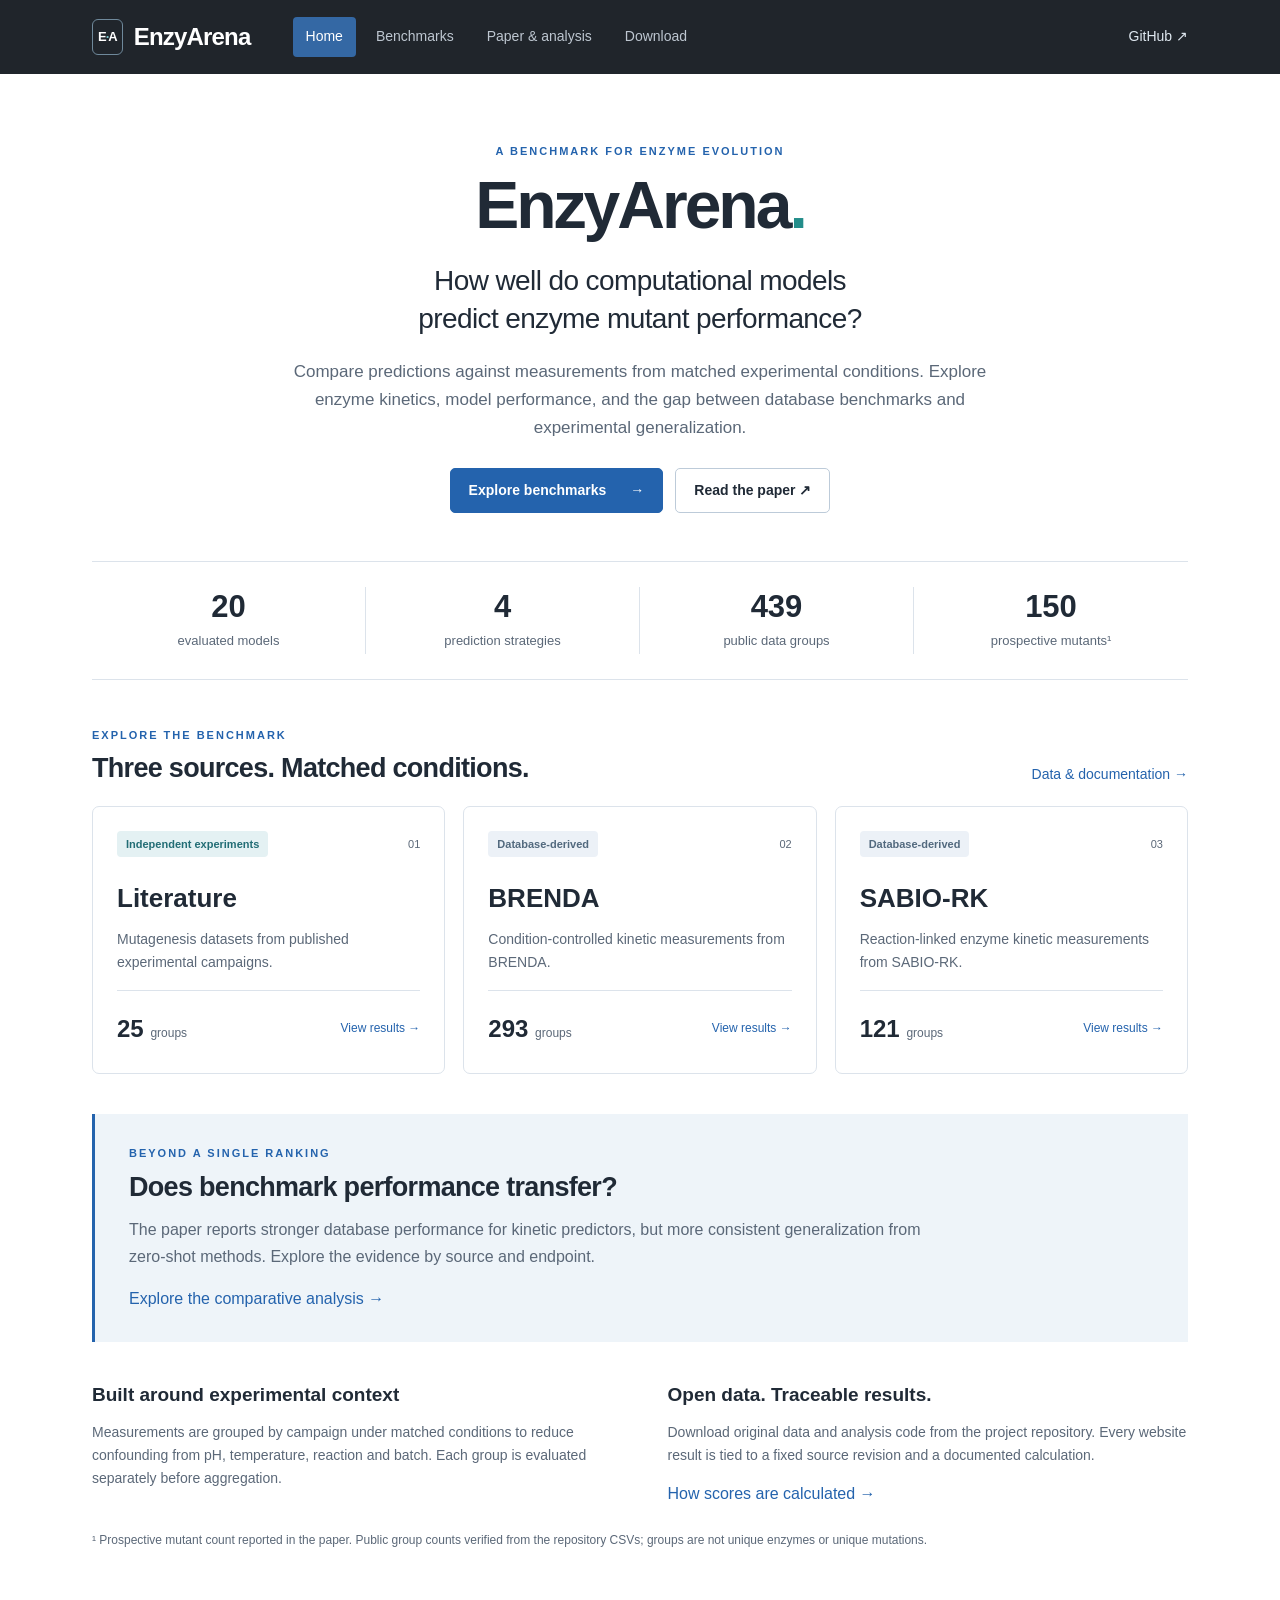
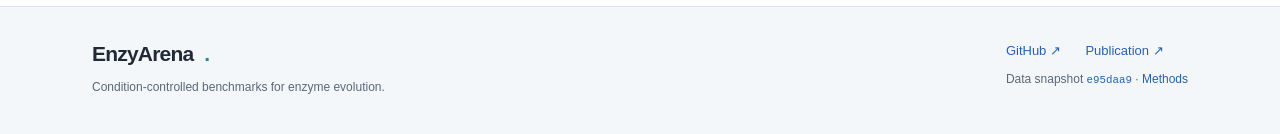
<file: index.html>
<!doctype html>
<html lang="en"><head><meta charset="utf-8"><meta name="viewport" content="width=device-width,initial-scale=1"><meta name="description" content="EnzyArena: condition-controlled datasets and model comparisons for enzyme evolution."><meta name="theme-color" content="#20252b"><title>EnzyArena · Enzyme evolution benchmarks</title><link rel="stylesheet" href="styles.css"><script src="app.js" defer></script></head>
<body><a class="skip" href="#main">Skip to content</a>
<header><nav class="nav wrap" aria-label="Main navigation"><a href="index.html" class="brand"><span class="brandmark" aria-hidden="true">E<span>·</span>A</span>EnzyArena</a><div class="navlinks"><a href="index.html" data-page="home">Home</a><a href="benchmarks.html" data-page="benchmarks">Benchmarks</a><a href="analysis.html" data-page="analysis">Paper & analysis</a><a href="download.html" data-page="download">Download</a></div><a class="github" href="https://github.com/zishuozeng/EnzyArena">GitHub ↗</a></nav></header>
<main id="main" class="wrap">
<section data-view="home">
<div class="hero"><div class="eyebrow">A BENCHMARK FOR ENZYME EVOLUTION</div><h1>EnzyArena<span class="dot">.</span></h1><p class="lead">How well do computational models<br class="desktop"> predict enzyme mutant performance?</p><p class="intro">Compare predictions against measurements from matched experimental conditions. Explore enzyme kinetics, model performance, and the gap between database benchmarks and experimental generalization.</p><div class="actions"><a class="button primary" href="benchmarks.html">Explore benchmarks <span>→</span></a><a class="button" href="https://doi.org/10.1021/acs.jcim.6c01200">Read the paper ↗</a></div></div>
<div class="stats"><div><strong>20</strong><span>evaluated models</span></div><div><strong>4</strong><span>prediction strategies</span></div><div><strong>439</strong><span>public data groups</span></div><div><strong>150</strong><span>prospective mutants¹</span></div></div>
<div class="sectionhead"><div><div class="eyebrow">EXPLORE THE BENCHMARK</div><h2>Three sources. Matched conditions.</h2></div><a href="download.html">Data & documentation →</a></div>
<div class="sourcegrid"><a class="sourcecard" href="benchmarks.html?source=Literature"><div class="cardtop"><span class="pill">Independent experiments</span><span>01</span></div><h3>Literature</h3><p>Mutagenesis datasets from published experimental campaigns.</p><div class="cardbottom"><strong>25 <small>groups</small></strong><span>View results →</span></div></a><a class="sourcecard" href="benchmarks.html?source=BRENDA"><div class="cardtop"><span class="pill pale">Database-derived</span><span>02</span></div><h3>BRENDA</h3><p>Condition-controlled kinetic measurements from BRENDA.</p><div class="cardbottom"><strong>293 <small>groups</small></strong><span>View results →</span></div></a><a class="sourcecard" href="benchmarks.html?source=SABIO-RK"><div class="cardtop"><span class="pill pale">Database-derived</span><span>03</span></div><h3>SABIO-RK</h3><p>Reaction-linked enzyme kinetic measurements from SABIO-RK.</p><div class="cardbottom"><strong>121 <small>groups</small></strong><span>View results →</span></div></a></div>
<div class="researchstrip"><div class="eyebrow">BEYOND A SINGLE RANKING</div><h2>Does benchmark performance transfer?</h2><p>The paper reports stronger database performance for kinetic predictors, but more consistent generalization from zero-shot methods. Explore the evidence by source and endpoint.</p><a href="analysis.html">Explore the comparative analysis →</a></div>
<div class="homebottom"><div><h3>Built around experimental context</h3><p>Measurements are grouped by campaign under matched conditions to reduce confounding from pH, temperature, reaction and batch. Each group is evaluated separately before aggregation.</p></div><div><h3>Open data. Traceable results.</h3><p>Download original data and analysis code from the project repository. Every website result is tied to a fixed source revision and a documented calculation.</p><a href="benchmarks.html#methodology">How scores are calculated →</a></div></div><p class="small">¹ Prospective mutant count reported in the paper. Public group counts verified from the repository CSVs; groups are not unique enzymes or unique mutations.</p>
</section>
<section data-view="benchmarks" hidden><div class="pagehead"><div class="eyebrow">BENCHMARK EXPLORER</div><h1>Model leaderboard</h1><p>Compare models within a source and experimental endpoint.</p></div><div class="notice">Repository-derived reanalysis · Scores below are recomputed from public predictions, not transcribed paper tables. Model coverage can differ.</div>
<div class="toolbar"><label>Data source<select id="source"><option>Literature</option><option>BRENDA</option><option>SABIO-RK</option></select></label><label>Experimental endpoint<select id="endpoint"><option value="kcat">kcat · Turnover number</option><option value="km">Km · Michaelis constant</option><option value="kcat/Km">kcat/Km · Catalytic efficiency</option><option value="Fitness">Normalized fitness</option><option value="DMS">DMS score</option></select></label><label>Prediction strategy<select id="family"><option value="all">All strategies</option><option>Zero-shot fitness</option><option>Kinetic parameters</option><option>Stability</option><option>Binding affinity</option></select></label><label>Rank by<select id="metric"><option value="pooled">Fisher-z pooled ρ</option><option value="median">Median Spearman ρ</option></select></label></div>
<div class="resultshead"><div><h2 id="result-title">Loading benchmark…</h2><p id="result-info" aria-live="polite"></p></div><button id="export" type="button">Export table ↓</button></div><div class="tablewrap"><table id="leaderboard"><caption class="sr-only">Model performance for selected source and endpoint</caption><thead><tr><th scope="col">Rank</th><th scope="col">Model</th><th scope="col">Strategy</th><th scope="col">Pooled ρ</th><th scope="col">Median ρ</th><th scope="col">Valid groups</th><th scope="col">Paired records*</th></tr></thead><tbody></tbody></table></div><p class="small">* Counts sum valid prediction–measurement pairs across groups; repeated variants may occur. More coverage does not necessarily mean better performance. No significance test is implied by rank.</p>
<details class="method" id="methodology" open><summary>Evaluation methodology & scope</summary><div class="methodbody"><p>Compute Spearman correlation within each CSV row using the aligned prediction vector and <code>Value</code>. Drop non-finite pairs; exclude groups with fewer than four pairs or constant vectors. Ties use average ranks.</p><p><strong>Aggregation:</strong> pooled ρ = tanh[Σ(n − 3) × atanh(ρ) / Σ(n − 3)]. Correlations are clipped to ±0.999999 before transformation, following the repository script. Median ρ gives equal weight to valid groups. These summaries do not account for dependence between campaigns.</p><p><strong>Direction:</strong> for non-kinetic models, reverse DDGun, VESPA, SMINA, Boltz-2 and DSDP for kcat, efficiency and fitness; reverse the other non-kinetic models for Km. This follows the published repository script. Positive ρ indicates agreement after this mapping.</p><p><strong>Kinetic models:</strong> use the first tuple element for kcat and the second for Km, as labelled by the CSV headers. DLKcat is shown for kcat only. Kinetic-model results are omitted for efficiency and fitness because this website does not infer an unverified output mapping. Therefore not every endpoint contains all 20 models.</p><p>The original script references intermediate <code>.joblib</code> files absent from this repository snapshot. This website calculates directly from CSVs and adds explicit finite-value filtering; exact equivalence to all paper figures is not claimed.</p><a href="https://github.com/zishuozeng/EnzyArena/blob/e95daa9c21b36880abe5ce711040aa73672bc7cf/Fisher-z-meta-analysis-figure.py">Inspect the original Fisher-z script ↗</a></div></details></section>
<section data-view="analysis" hidden><div class="pagehead"><div class="eyebrow">PAPER & COMPARATIVE ANALYSIS</div><h1>From benchmarks to experiments</h1><p>Separate database performance from generalization to mutagenesis campaigns.</p></div>
<article class="paper"><span class="pill">Journal of Chemical Information and Modeling · 2026</span><h2>Benchmarking and Experimental Validation of Machine Learning Strategies for Enzyme Engineering</h2><p>Zishuo Zeng · Jiao Jin · Rufang Xu · Yuzhen Wu · Xiaozhou Luo</p><a class="button primary" href="https://doi.org/10.1021/acs.jcim.6c01200">Read publication ↗</a><a class="button" href="#citation">Cite this work ↓</a></article>
<div class="sectionhead"><div><div class="eyebrow">REPORTED FINDINGS</div><h2>What the paper reports</h2></div><span class="small">Summary of the published abstract</span></div><div class="findings"><article><span class="number">01</span><h3>Database scores do not tell the whole story</h3><p>Kinetic-parameter predictors perform strongly on database subsets but lose their advantage on literature-derived mutagenesis data.</p></article><article><span class="number">02</span><h3>Zero-shot methods generalize more consistently</h3><p>Zero-shot predictors show more consistent, though modest, performance. Combining multiple models improves retrospective precision for beneficial mutants.</p></article><article><span class="number">03</span><h3>Prospective experiments test practical utility</h3><p>In a 150-mutant campaign, ESM-1v prioritization performed best; UniKP underperformed random selection. Exact experimental values are not reproduced here.</p></article></div>
<div class="sectionhead"><div><div class="eyebrow">EXPLORE THE PUBLIC PREDICTIONS</div><h2>Performance across data sources</h2></div><label>Endpoint<select id="compare-endpoint"><option value="kcat">kcat</option><option value="km">Km</option></select></label></div><p class="muted">Recomputed Fisher-z pooled Spearman correlations. Each source contains different campaigns; this is a descriptive comparison, not a controlled estimate of the generalization gap.</p><div class="legend"><span><i style="background:#2463ad"></i>Literature</span><span><i style="background:#38a3a0"></i>BRENDA</span><span><i style="background:#a5b7ca"></i>SABIO-RK</span></div><div id="comparison" class="comparison" aria-live="polite"></div><p class="small">Bars share a −1 to +1 scale. Values are not significance estimates. Hover a value for valid group counts; use the benchmark explorer for full coverage and methods.</p>
<div class="sectionhead"><div><div class="eyebrow">FOUR STRATEGIES</div><h2>Different signals, one experimental question</h2></div></div><div class="tablewrap"><table><thead><tr><th>Strategy</th><th>Models in the repository</th><th>Prediction signal</th></tr></thead><tbody><tr><td>Zero-shot fitness</td><td>GEMME, VESPA, ESM-1v, SaProt, ProSST</td><td>Sequence / structural compatibility</td></tr><tr><td>Kinetic parameters</td><td>UniKP, EITLEM-Kinetics, CataPro, CatPred, DLKcat</td><td>Enzyme kinetic parameters</td></tr><tr><td>Stability</td><td>RaSP, ThermoMPNN, FoldX, DDGun, Pythia</td><td>Protein stability effects</td></tr><tr><td>Binding affinity</td><td>PSICHIC, DynamicBind, SMINA, Boltz-2, DSDP</td><td>Protein–ligand interaction scores</td></tr></tbody></table></div>
<div id="citation" class="citation"><h2>Cite EnzyArena</h2><p>Zeng, Z.; Jin, J.; Xu, R.; Wu, Y.; Luo, X. Benchmarking and Experimental Validation of Machine Learning Strategies for Enzyme Engineering. <em>Journal of Chemical Information and Modeling</em> (2026). DOI: <a href="https://doi.org/10.1021/acs.jcim.6c01200">10.1021/acs.jcim.6c01200</a>.</p><button id="copy-citation" type="button">Copy BibTeX</button><span id="copy-status" role="status"></span></div></section>
<section data-view="download" hidden><div class="pagehead"><div class="eyebrow">DATA & REPRODUCIBILITY</div><h1>Download EnzyArena</h1><p>Original datasets and analysis scripts, maintained in the project’s GitHub repository.</p></div><div class="notice">Downloads below point to the fixed repository revision used for this website. Use GitHub for the latest files.</div><div id="downloads"></div><div class="sectionhead"><div><div class="eyebrow">BROWSE BEFORE DOWNLOADING</div><h2>Dataset catalog</h2></div><label>Search groups<input id="catalog-search" type="search" placeholder="Source, enzyme, reference…"></label></div><p id="catalog-count" role="status"></p><div class="tablewrap catalog"><table><thead><tr><th>Source</th><th>Group / enzyme</th><th>Endpoint</th><th>Records</th><th>Reference</th><th>CSV row</th></tr></thead><tbody id="catalog"></tbody></table></div><div class="homebottom"><div><h3>What is in each file?</h3><p>Each row represents a measurement group, with wild-type sequence, substrate information, mutant records, experimental values and model prediction vectors. Database files also include assay metadata. Inspect the original CSV headers for the complete schema.</p></div><div><h3>Code and provenance</h3><p>The repository includes an MIT license. Retain source attribution and consult the original databases’ terms for downstream data use.</p><a href="https://github.com/zishuozeng/EnzyArena">Open project repository ↗</a><p><a href="https://github.com/zishuozeng/EnzyArena/blob/e95daa9c21b36880abe5ce711040aa73672bc7cf/Fisher-z-meta-analysis-figure.py">Original analysis script ↗</a></p></div></div></section>
<div id="load-error" role="alert" hidden>Benchmark data could not be loaded. Please reload the page or access the <a href="https://github.com/zishuozeng/EnzyArena">original repository</a>.</div>
</main><footer><div class="wrap footerinner"><div><a class="brand" href="index.html">EnzyArena<span class="dot">.</span></a><p>Condition-controlled benchmarks for enzyme evolution.</p></div><div><a href="https://github.com/zishuozeng/EnzyArena">GitHub ↗</a> <a href="https://doi.org/10.1021/acs.jcim.6c01200">Publication ↗</a><p>Data snapshot <a href="https://github.com/zishuozeng/EnzyArena/tree/e95daa9c21b36880abe5ce711040aa73672bc7cf"><code>e95daa9</code></a> · <a href="benchmarks.html#methodology">Methods</a></p></div></div></footer></body></html>
</file>
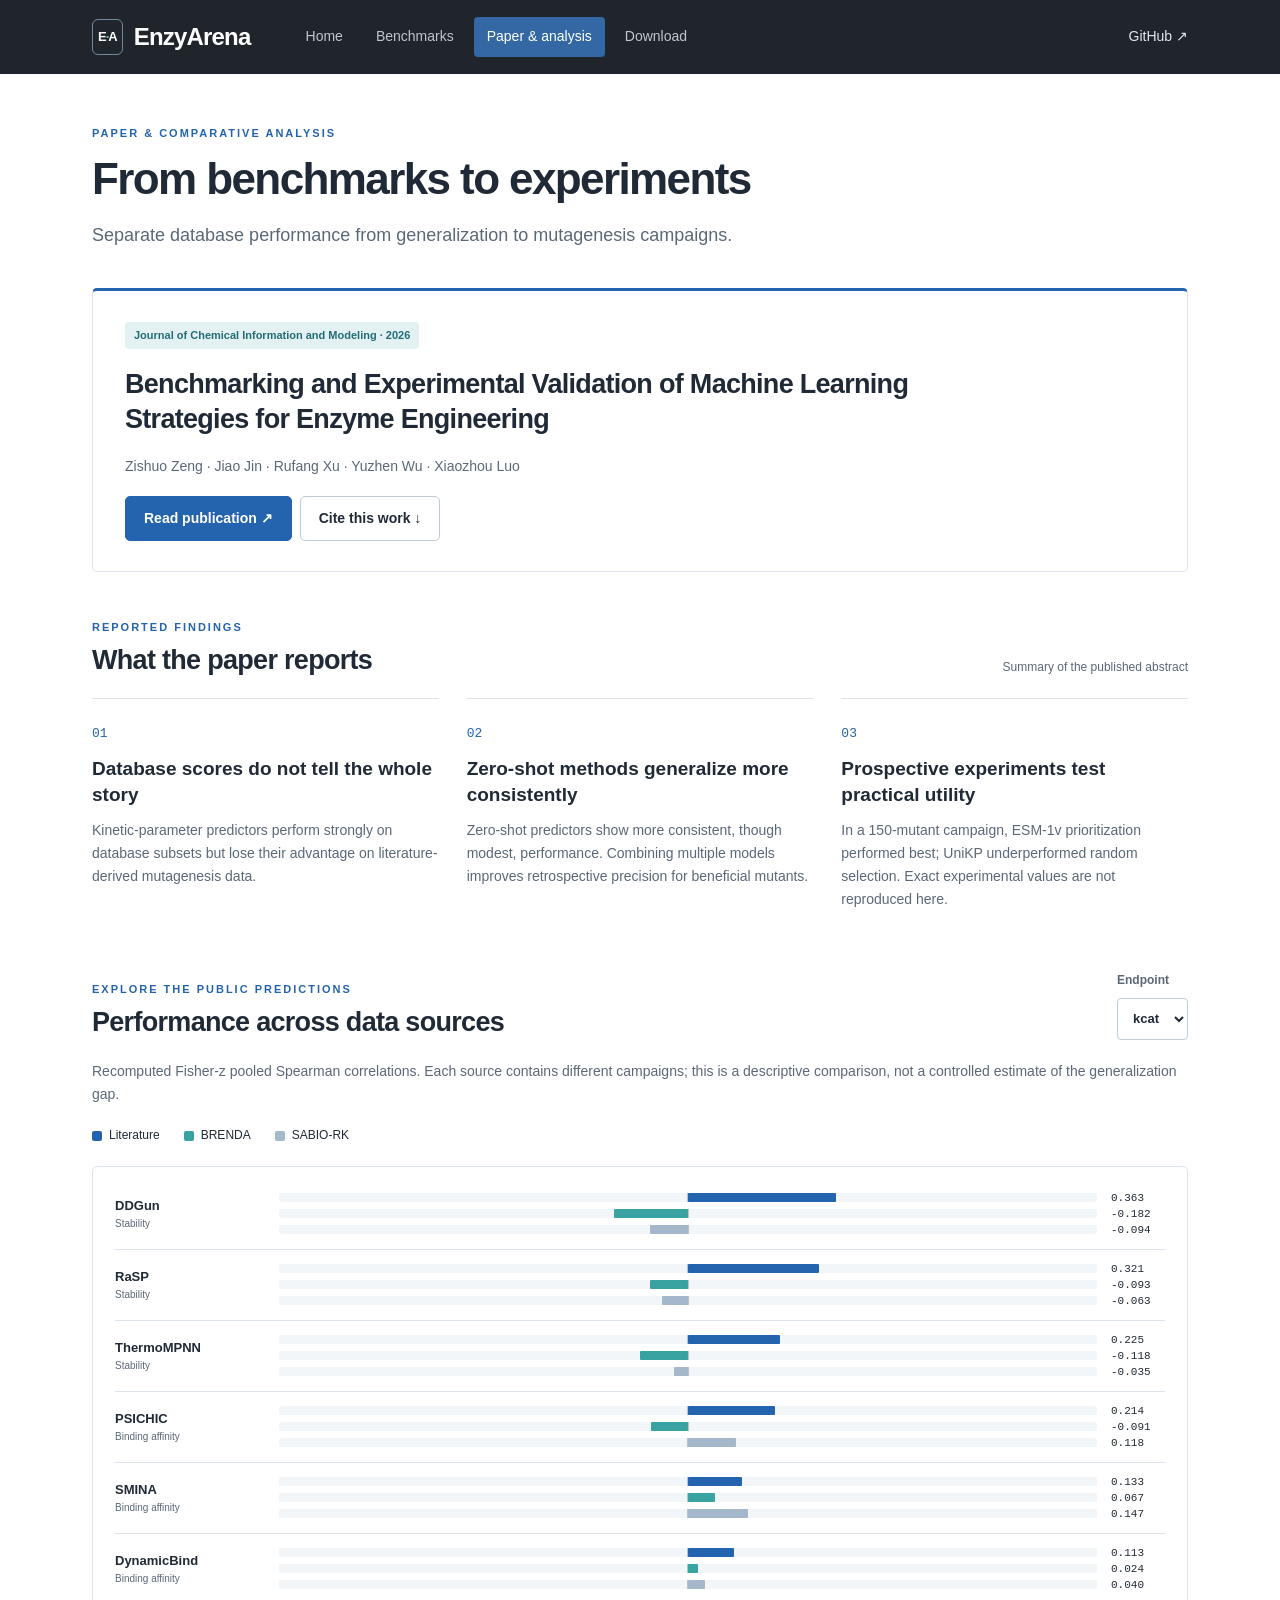
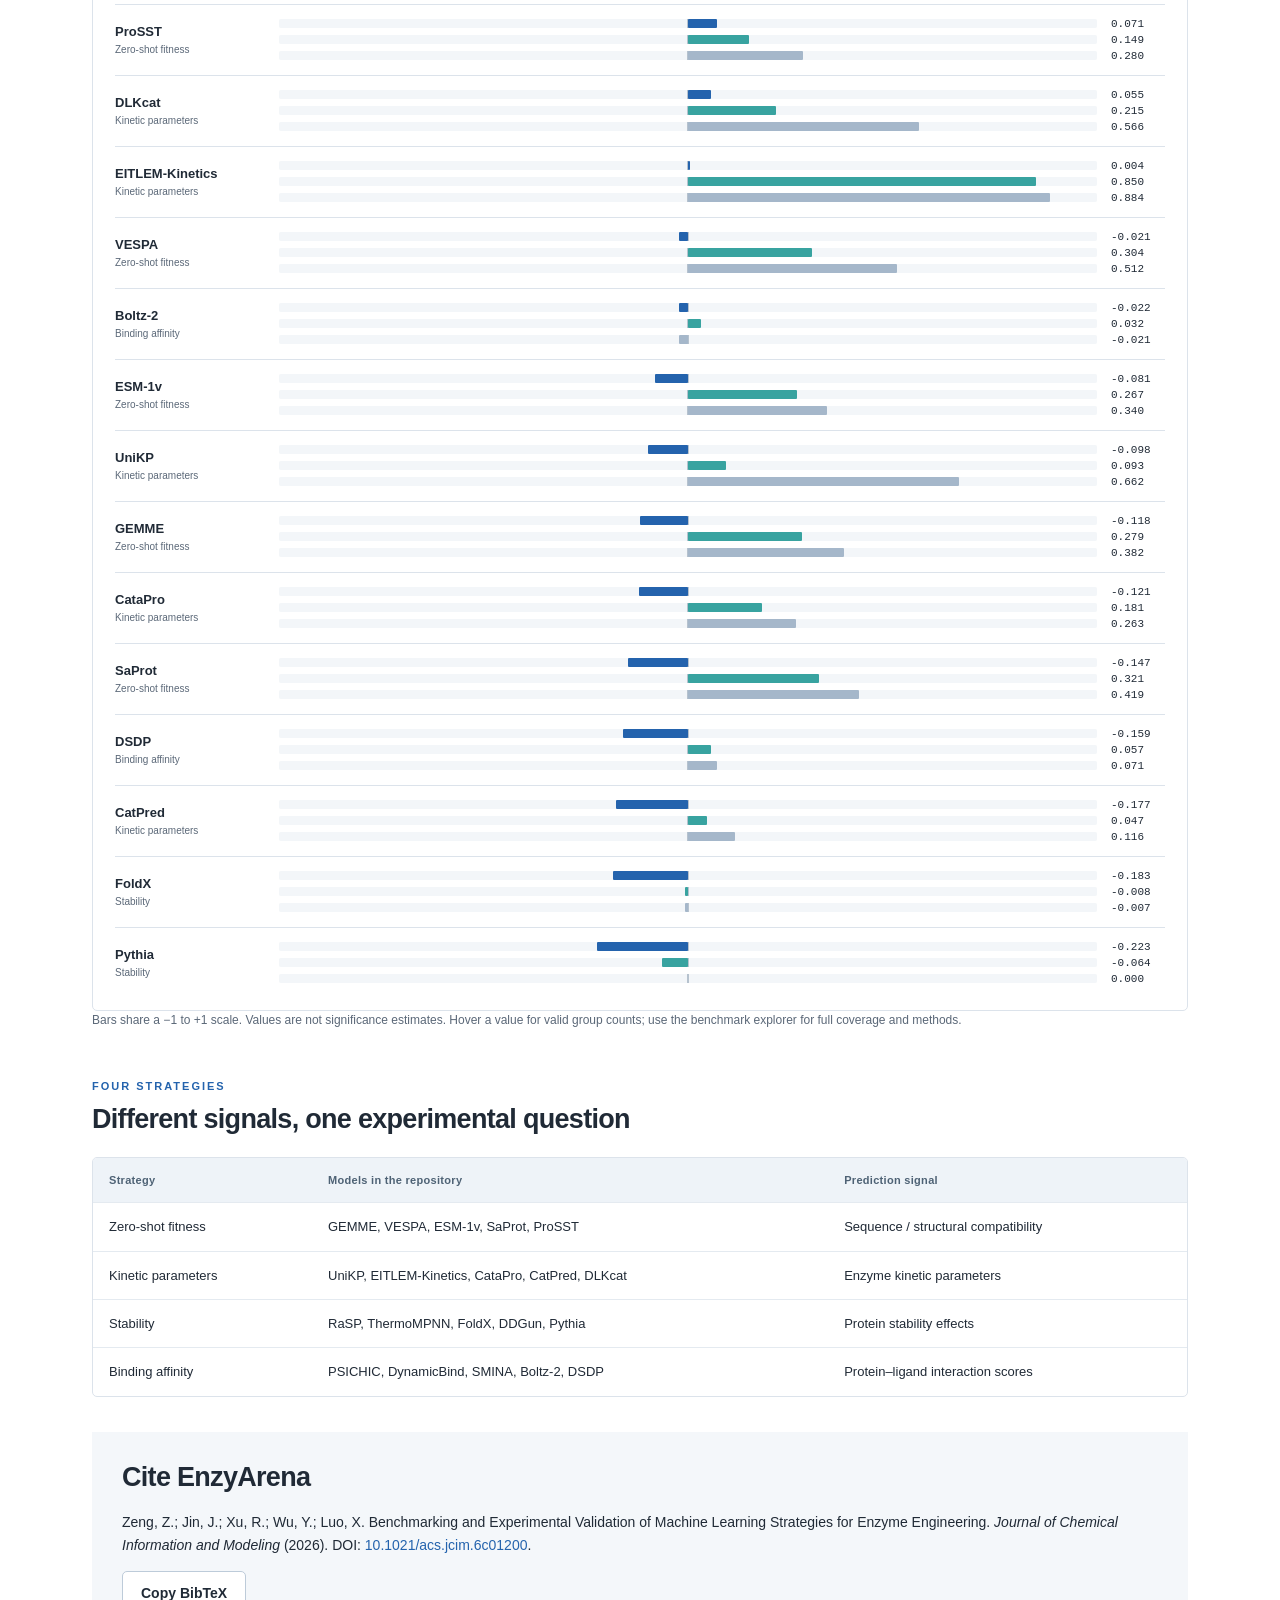
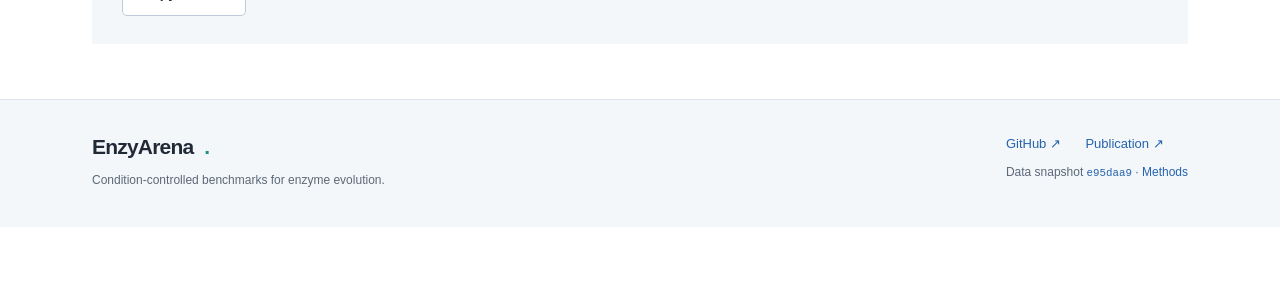
<file: analysis.html>
<!doctype html>
<html lang="en"><head><meta charset="utf-8"><meta name="viewport" content="width=device-width,initial-scale=1"><meta name="description" content="EnzyArena: condition-controlled datasets and model comparisons for enzyme evolution."><meta name="theme-color" content="#20252b"><title>EnzyArena · Enzyme evolution benchmarks</title><link rel="stylesheet" href="styles.css"><script src="app.js" defer></script></head>
<body><a class="skip" href="#main">Skip to content</a>
<header><nav class="nav wrap" aria-label="Main navigation"><a href="index.html" class="brand"><span class="brandmark" aria-hidden="true">E<span>·</span>A</span>EnzyArena</a><div class="navlinks"><a href="index.html" data-page="home">Home</a><a href="benchmarks.html" data-page="benchmarks">Benchmarks</a><a href="analysis.html" data-page="analysis">Paper & analysis</a><a href="download.html" data-page="download">Download</a></div><a class="github" href="https://github.com/zishuozeng/EnzyArena">GitHub ↗</a></nav></header>
<main id="main" class="wrap">
<section data-view="home">
<div class="hero"><div class="eyebrow">A BENCHMARK FOR ENZYME EVOLUTION</div><h1>EnzyArena<span class="dot">.</span></h1><p class="lead">How well do computational models<br class="desktop"> predict enzyme mutant performance?</p><p class="intro">Compare predictions against measurements from matched experimental conditions. Explore enzyme kinetics, model performance, and the gap between database benchmarks and experimental generalization.</p><div class="actions"><a class="button primary" href="benchmarks.html">Explore benchmarks <span>→</span></a><a class="button" href="https://doi.org/10.1021/acs.jcim.6c01200">Read the paper ↗</a></div></div>
<div class="stats"><div><strong>20</strong><span>evaluated models</span></div><div><strong>4</strong><span>prediction strategies</span></div><div><strong>439</strong><span>public data groups</span></div><div><strong>150</strong><span>prospective mutants¹</span></div></div>
<div class="sectionhead"><div><div class="eyebrow">EXPLORE THE BENCHMARK</div><h2>Three sources. Matched conditions.</h2></div><a href="download.html">Data & documentation →</a></div>
<div class="sourcegrid"><a class="sourcecard" href="benchmarks.html?source=Literature"><div class="cardtop"><span class="pill">Independent experiments</span><span>01</span></div><h3>Literature</h3><p>Mutagenesis datasets from published experimental campaigns.</p><div class="cardbottom"><strong>25 <small>groups</small></strong><span>View results →</span></div></a><a class="sourcecard" href="benchmarks.html?source=BRENDA"><div class="cardtop"><span class="pill pale">Database-derived</span><span>02</span></div><h3>BRENDA</h3><p>Condition-controlled kinetic measurements from BRENDA.</p><div class="cardbottom"><strong>293 <small>groups</small></strong><span>View results →</span></div></a><a class="sourcecard" href="benchmarks.html?source=SABIO-RK"><div class="cardtop"><span class="pill pale">Database-derived</span><span>03</span></div><h3>SABIO-RK</h3><p>Reaction-linked enzyme kinetic measurements from SABIO-RK.</p><div class="cardbottom"><strong>121 <small>groups</small></strong><span>View results →</span></div></a></div>
<div class="researchstrip"><div class="eyebrow">BEYOND A SINGLE RANKING</div><h2>Does benchmark performance transfer?</h2><p>The paper reports stronger database performance for kinetic predictors, but more consistent generalization from zero-shot methods. Explore the evidence by source and endpoint.</p><a href="analysis.html">Explore the comparative analysis →</a></div>
<div class="homebottom"><div><h3>Built around experimental context</h3><p>Measurements are grouped by campaign under matched conditions to reduce confounding from pH, temperature, reaction and batch. Each group is evaluated separately before aggregation.</p></div><div><h3>Open data. Traceable results.</h3><p>Download original data and analysis code from the project repository. Every website result is tied to a fixed source revision and a documented calculation.</p><a href="benchmarks.html#methodology">How scores are calculated →</a></div></div><p class="small">¹ Prospective mutant count reported in the paper. Public group counts verified from the repository CSVs; groups are not unique enzymes or unique mutations.</p>
</section>
<section data-view="benchmarks" hidden><div class="pagehead"><div class="eyebrow">BENCHMARK EXPLORER</div><h1>Model leaderboard</h1><p>Compare models within a source and experimental endpoint.</p></div><div class="notice">Repository-derived reanalysis · Scores below are recomputed from public predictions, not transcribed paper tables. Model coverage can differ.</div>
<div class="toolbar"><label>Data source<select id="source"><option>Literature</option><option>BRENDA</option><option>SABIO-RK</option></select></label><label>Experimental endpoint<select id="endpoint"><option value="kcat">kcat · Turnover number</option><option value="km">Km · Michaelis constant</option><option value="kcat/Km">kcat/Km · Catalytic efficiency</option><option value="Fitness">Normalized fitness</option><option value="DMS">DMS score</option></select></label><label>Prediction strategy<select id="family"><option value="all">All strategies</option><option>Zero-shot fitness</option><option>Kinetic parameters</option><option>Stability</option><option>Binding affinity</option></select></label><label>Rank by<select id="metric"><option value="pooled">Fisher-z pooled ρ</option><option value="median">Median Spearman ρ</option></select></label></div>
<div class="resultshead"><div><h2 id="result-title">Loading benchmark…</h2><p id="result-info" aria-live="polite"></p></div><button id="export" type="button">Export table ↓</button></div><div class="tablewrap"><table id="leaderboard"><caption class="sr-only">Model performance for selected source and endpoint</caption><thead><tr><th scope="col">Rank</th><th scope="col">Model</th><th scope="col">Strategy</th><th scope="col">Pooled ρ</th><th scope="col">Median ρ</th><th scope="col">Valid groups</th><th scope="col">Paired records*</th></tr></thead><tbody></tbody></table></div><p class="small">* Counts sum valid prediction–measurement pairs across groups; repeated variants may occur. More coverage does not necessarily mean better performance. No significance test is implied by rank.</p>
<details class="method" id="methodology" open><summary>Evaluation methodology & scope</summary><div class="methodbody"><p>Compute Spearman correlation within each CSV row using the aligned prediction vector and <code>Value</code>. Drop non-finite pairs; exclude groups with fewer than four pairs or constant vectors. Ties use average ranks.</p><p><strong>Aggregation:</strong> pooled ρ = tanh[Σ(n − 3) × atanh(ρ) / Σ(n − 3)]. Correlations are clipped to ±0.999999 before transformation, following the repository script. Median ρ gives equal weight to valid groups. These summaries do not account for dependence between campaigns.</p><p><strong>Direction:</strong> for non-kinetic models, reverse DDGun, VESPA, SMINA, Boltz-2 and DSDP for kcat, efficiency and fitness; reverse the other non-kinetic models for Km. This follows the published repository script. Positive ρ indicates agreement after this mapping.</p><p><strong>Kinetic models:</strong> use the first tuple element for kcat and the second for Km, as labelled by the CSV headers. DLKcat is shown for kcat only. Kinetic-model results are omitted for efficiency and fitness because this website does not infer an unverified output mapping. Therefore not every endpoint contains all 20 models.</p><p>The original script references intermediate <code>.joblib</code> files absent from this repository snapshot. This website calculates directly from CSVs and adds explicit finite-value filtering; exact equivalence to all paper figures is not claimed.</p><a href="https://github.com/zishuozeng/EnzyArena/blob/e95daa9c21b36880abe5ce711040aa73672bc7cf/Fisher-z-meta-analysis-figure.py">Inspect the original Fisher-z script ↗</a></div></details></section>
<section data-view="analysis" hidden><div class="pagehead"><div class="eyebrow">PAPER & COMPARATIVE ANALYSIS</div><h1>From benchmarks to experiments</h1><p>Separate database performance from generalization to mutagenesis campaigns.</p></div>
<article class="paper"><span class="pill">Journal of Chemical Information and Modeling · 2026</span><h2>Benchmarking and Experimental Validation of Machine Learning Strategies for Enzyme Engineering</h2><p>Zishuo Zeng · Jiao Jin · Rufang Xu · Yuzhen Wu · Xiaozhou Luo</p><a class="button primary" href="https://doi.org/10.1021/acs.jcim.6c01200">Read publication ↗</a><a class="button" href="#citation">Cite this work ↓</a></article>
<div class="sectionhead"><div><div class="eyebrow">REPORTED FINDINGS</div><h2>What the paper reports</h2></div><span class="small">Summary of the published abstract</span></div><div class="findings"><article><span class="number">01</span><h3>Database scores do not tell the whole story</h3><p>Kinetic-parameter predictors perform strongly on database subsets but lose their advantage on literature-derived mutagenesis data.</p></article><article><span class="number">02</span><h3>Zero-shot methods generalize more consistently</h3><p>Zero-shot predictors show more consistent, though modest, performance. Combining multiple models improves retrospective precision for beneficial mutants.</p></article><article><span class="number">03</span><h3>Prospective experiments test practical utility</h3><p>In a 150-mutant campaign, ESM-1v prioritization performed best; UniKP underperformed random selection. Exact experimental values are not reproduced here.</p></article></div>
<div class="sectionhead"><div><div class="eyebrow">EXPLORE THE PUBLIC PREDICTIONS</div><h2>Performance across data sources</h2></div><label>Endpoint<select id="compare-endpoint"><option value="kcat">kcat</option><option value="km">Km</option></select></label></div><p class="muted">Recomputed Fisher-z pooled Spearman correlations. Each source contains different campaigns; this is a descriptive comparison, not a controlled estimate of the generalization gap.</p><div class="legend"><span><i style="background:#2463ad"></i>Literature</span><span><i style="background:#38a3a0"></i>BRENDA</span><span><i style="background:#a5b7ca"></i>SABIO-RK</span></div><div id="comparison" class="comparison" aria-live="polite"></div><p class="small">Bars share a −1 to +1 scale. Values are not significance estimates. Hover a value for valid group counts; use the benchmark explorer for full coverage and methods.</p>
<div class="sectionhead"><div><div class="eyebrow">FOUR STRATEGIES</div><h2>Different signals, one experimental question</h2></div></div><div class="tablewrap"><table><thead><tr><th>Strategy</th><th>Models in the repository</th><th>Prediction signal</th></tr></thead><tbody><tr><td>Zero-shot fitness</td><td>GEMME, VESPA, ESM-1v, SaProt, ProSST</td><td>Sequence / structural compatibility</td></tr><tr><td>Kinetic parameters</td><td>UniKP, EITLEM-Kinetics, CataPro, CatPred, DLKcat</td><td>Enzyme kinetic parameters</td></tr><tr><td>Stability</td><td>RaSP, ThermoMPNN, FoldX, DDGun, Pythia</td><td>Protein stability effects</td></tr><tr><td>Binding affinity</td><td>PSICHIC, DynamicBind, SMINA, Boltz-2, DSDP</td><td>Protein–ligand interaction scores</td></tr></tbody></table></div>
<div id="citation" class="citation"><h2>Cite EnzyArena</h2><p>Zeng, Z.; Jin, J.; Xu, R.; Wu, Y.; Luo, X. Benchmarking and Experimental Validation of Machine Learning Strategies for Enzyme Engineering. <em>Journal of Chemical Information and Modeling</em> (2026). DOI: <a href="https://doi.org/10.1021/acs.jcim.6c01200">10.1021/acs.jcim.6c01200</a>.</p><button id="copy-citation" type="button">Copy BibTeX</button><span id="copy-status" role="status"></span></div></section>
<section data-view="download" hidden><div class="pagehead"><div class="eyebrow">DATA & REPRODUCIBILITY</div><h1>Download EnzyArena</h1><p>Original datasets and analysis scripts, maintained in the project’s GitHub repository.</p></div><div class="notice">Downloads below point to the fixed repository revision used for this website. Use GitHub for the latest files.</div><div id="downloads"></div><div class="sectionhead"><div><div class="eyebrow">BROWSE BEFORE DOWNLOADING</div><h2>Dataset catalog</h2></div><label>Search groups<input id="catalog-search" type="search" placeholder="Source, enzyme, reference…"></label></div><p id="catalog-count" role="status"></p><div class="tablewrap catalog"><table><thead><tr><th>Source</th><th>Group / enzyme</th><th>Endpoint</th><th>Records</th><th>Reference</th><th>CSV row</th></tr></thead><tbody id="catalog"></tbody></table></div><div class="homebottom"><div><h3>What is in each file?</h3><p>Each row represents a measurement group, with wild-type sequence, substrate information, mutant records, experimental values and model prediction vectors. Database files also include assay metadata. Inspect the original CSV headers for the complete schema.</p></div><div><h3>Code and provenance</h3><p>The repository includes an MIT license. Retain source attribution and consult the original databases’ terms for downstream data use.</p><a href="https://github.com/zishuozeng/EnzyArena">Open project repository ↗</a><p><a href="https://github.com/zishuozeng/EnzyArena/blob/e95daa9c21b36880abe5ce711040aa73672bc7cf/Fisher-z-meta-analysis-figure.py">Original analysis script ↗</a></p></div></div></section>
<div id="load-error" role="alert" hidden>Benchmark data could not be loaded. Please reload the page or access the <a href="https://github.com/zishuozeng/EnzyArena">original repository</a>.</div>
</main><footer><div class="wrap footerinner"><div><a class="brand" href="index.html">EnzyArena<span class="dot">.</span></a><p>Condition-controlled benchmarks for enzyme evolution.</p></div><div><a href="https://github.com/zishuozeng/EnzyArena">GitHub ↗</a> <a href="https://doi.org/10.1021/acs.jcim.6c01200">Publication ↗</a><p>Data snapshot <a href="https://github.com/zishuozeng/EnzyArena/tree/e95daa9c21b36880abe5ce711040aa73672bc7cf"><code>e95daa9</code></a> · <a href="benchmarks.html#methodology">Methods</a></p></div></div></footer></body></html>
</file>
<file: styles.css>
:root{--ink:#202a36;--muted:#5b6878;--blue:#2463ad;--line:#dce3eb;--light:#f4f7fa;--dark:#20252b;--teal:#238d8a}*{box-sizing:border-box}body{margin:0;color:var(--ink);background:white;font:16px/1.65 'Segoe UI',Helvetica,sans-serif}a{color:var(--blue);text-decoration:none}a:hover{text-decoration:underline}button,input,select{font:inherit}button,.button{cursor:pointer}button:focus-visible,a:focus-visible,select:focus-visible,input:focus-visible,summary:focus-visible{outline:3px solid #e6a548;outline-offset:4px}button,.button{display:inline-flex;align-items:center;justify-content:center;gap:24px;padding:10px 18px;border:1px solid #bdcbd9;background:white;color:var(--ink);border-radius:5px;font-weight:600;font-size:14px;text-decoration:none}.button:hover,button:hover{background:#eef4fa;text-decoration:none}.primary{background:var(--blue);border-color:var(--blue);color:white}.primary:hover{background:#1a4c87;color:white}.wrap{max-width:1160px;padding:0 32px;margin:auto}header{background:var(--dark);color:white}.nav{display:flex;align-items:center;min-height:74px;gap:42px}.brand{font-size:24px;font-weight:700;color:inherit;letter-spacing:-.8px;display:inline-flex;align-items:center;gap:11px;white-space:nowrap}.brand:hover{text-decoration:none}.brandmark{font-size:13px;letter-spacing:-1px;border:1px solid #6f899b;border-radius:6px;padding:6px 5px;color:white}.brandmark span{color:#77c7ce}.navlinks{display:flex;gap:7px}.navlinks a{padding:8px 13px;border-radius:4px;color:#bdc6d0;font-size:14px;white-space:nowrap}.navlinks a.active{color:white;background:#3468a4}.navlinks a:hover{background:#39424c;color:white;text-decoration:none}.github{margin-left:auto;color:#dfe8f0;font-size:14px;white-space:nowrap}.hero{max-width:820px;margin:auto;padding:68px 0 48px;text-align:center}.eyebrow{font-size:11px;letter-spacing:2px;font-weight:700;color:var(--blue)}h1,h2,h3,p{margin-top:0}h1{font-size:44px;line-height:1.15;letter-spacing:-1.6px;margin-bottom:16px}h2{font-size:27px;letter-spacing:-.7px;line-height:1.3;margin-bottom:16px}h3{font-size:19px;line-height:1.4;margin-bottom:12px}.hero h1{font-size:66px;letter-spacing:-3px;margin:8px 0 18px}.dot{color:var(--teal)}.lead{font-size:28px;line-height:1.35;letter-spacing:-.6px;margin-bottom:20px}.intro{max-width:720px;margin:0 auto 26px;color:var(--muted);font-size:17px}.actions{display:flex;justify-content:center;gap:12px}.stats{display:grid;grid-template-columns:repeat(4,1fr);border-top:1px solid var(--line);border-bottom:1px solid var(--line);padding:25px 0}.stats>div{text-align:center;border-right:1px solid var(--line)}.stats>div:last-child{border:0}.stats strong{display:block;font-size:31px;line-height:1.3}.stats span{color:var(--muted);font-size:13px}.sectionhead{display:flex;justify-content:space-between;align-items:end;gap:24px;margin:46px 0 20px}.sectionhead h2{margin:7px 0 0}.sectionhead>a{font-size:14px;white-space:nowrap}.sourcegrid{display:grid;grid-template-columns:repeat(3,1fr);gap:18px}.sourcecard{border:1px solid var(--line);border-radius:7px;padding:24px;color:var(--ink);transition:transform .15s,border-color .15s}.sourcecard:hover{border-color:var(--blue);transform:translateY(-3px);text-decoration:none}.cardtop{display:flex;justify-content:space-between;align-items:center;gap:8px;font-size:11px;color:var(--muted);margin-bottom:23px}.pill{display:inline-block;background:#e4f1f3;color:#226d75;border-radius:4px;padding:4px 9px;font-size:11px;font-weight:600}.pale{background:#ecf1f7;color:#52697e}.sourcecard h3{font-size:26px}.sourcecard p{font-size:14px;color:var(--muted);min-height:48px}.cardbottom{border-top:1px solid var(--line);padding-top:18px;display:flex;justify-content:space-between;align-items:center;gap:8px}.cardbottom strong{font-size:24px}.cardbottom small{font-size:12px;font-weight:400;color:var(--muted)}.cardbottom>span{font-size:12px;color:var(--blue)}.researchstrip{background:#eef4f9;border-left:3px solid var(--blue);padding:30px 34px;margin-top:40px}.researchstrip h2{margin:8px 0 12px}.researchstrip p{max-width:800px;color:var(--muted)}.homebottom{display:grid;grid-template-columns:1fr 1fr;gap:55px;margin:40px 0 24px}.homebottom p{font-size:14px;color:var(--muted)}.small{font-size:12px;color:var(--muted)}.muted{color:var(--muted);font-size:14px}.pagehead{padding:50px 0 20px}.pagehead h1{margin:12px 0 16px}.pagehead p{color:var(--muted);font-size:18px}.notice{border-left:3px solid #88a9ca;background:var(--light);padding:12px 17px;font-size:13px;margin-bottom:25px}.toolbar{display:grid;grid-template-columns:1fr 1.35fr 1.25fr 1.1fr;gap:16px;padding:22px 0;border-bottom:1px solid var(--line)}label{display:block;font-size:12px;font-weight:600;color:var(--muted)}select,input{display:block;border:1px solid #bfccd9;border-radius:4px;background:white;color:var(--ink);font-size:13px;padding:10px 11px;width:100%;margin-top:7px;min-height:42px}input{min-width:240px}.resultshead{display:flex;justify-content:space-between;align-items:center;gap:20px;margin:27px 0 17px}.resultshead h2{font-size:22px;margin-bottom:4px}.resultshead p{font-size:12px;color:var(--muted);margin:0}.tablewrap{overflow-x:auto;border:1px solid var(--line);border-radius:5px}table{border-collapse:collapse;width:100%;font-size:13px;text-align:left}th{background:#eef3f8;color:#4e6275;font-size:11px;letter-spacing:.3px;white-space:nowrap}td,th{padding:13px 16px;border-bottom:1px solid #e4eaf0}tbody tr:last-child td{border-bottom:none}tbody tr:hover{background:#f6f9fc}td.num{font-variant-numeric:tabular-nums;font-family:Consolas,monospace}.rank{color:#788797;font-size:12px}.modelname{font-weight:650;white-space:nowrap}.score{display:flex;align-items:center;gap:12px;white-space:nowrap}.scorebar{height:5px;background:#e8edf3;width:65px;border-radius:2px;display:inline-block;overflow:hidden}.scorebar i{display:block;height:5px;background:var(--blue)}.category{font-size:11px;border-radius:3px;padding:3px 6px;white-space:nowrap}.fitness{background:#e7effb;color:#285d98}.kinetic{background:#e4f3ed;color:#21795b}.stability{background:#f4ebdf;color:#936b2e}.binding{background:#ecebf2;color:#6b6088}.method{margin:30px 0;border:1px solid var(--line);border-radius:5px}.method summary{padding:17px 20px;cursor:pointer;font-size:15px;font-weight:600}.methodbody{padding:0 20px 20px;font-size:13px;color:var(--muted)}.methodbody p{margin-bottom:13px}code{font-size:.9em}.paper{padding:30px 32px;border:1px solid var(--line);border-top:3px solid var(--blue);border-radius:5px}.paper h2{max-width:900px;font-size:27px;margin:18px 0}.paper p{font-size:14px;color:var(--muted)}.paper .button{margin:4px 8px 0 0}.findings{display:grid;grid-template-columns:repeat(3,1fr);gap:28px}.findings article{border-top:1px solid var(--line);padding-top:20px}.number{font-family:Consolas,monospace;font-size:13px;color:var(--blue)}.findings h3{margin:10px 0}.findings p{font-size:14px;color:var(--muted)}.legend{display:flex;gap:24px;flex-wrap:wrap;font-size:12px;margin:20px 0}.legend span{display:flex;align-items:center;gap:7px}.legend i{width:10px;height:10px;border-radius:2px}.comparison{border:1px solid var(--line);border-radius:5px;padding:12px 22px}.compare-row{display:grid;grid-template-columns:150px 1fr;gap:14px;padding:13px 0;border-bottom:1px solid var(--line)}.compare-row:last-child{border:0}.compare-name{font-size:13px;font-weight:600;align-self:center}.compare-name small{display:block;font-size:10px;color:var(--muted);font-weight:400}.bars{display:grid;gap:4px}.barrow{display:grid;grid-template-columns:1fr 54px;gap:14px;align-items:center;font:11px Consolas,monospace}.track{height:9px;position:relative;background:linear-gradient(to right,transparent 49.85%,#b6c2ce 49.85%,#b6c2ce 50.15%,transparent 50.15%),#f3f6f9;border-radius:2px}.track i{position:absolute;height:9px;top:0;border-radius:1px}.citation{padding:28px 30px;background:var(--light);margin:35px 0}.citation p{font-size:14px}#copy-status{font-size:12px;padding-left:12px}.downloadrow{display:grid;grid-template-columns:1fr auto;gap:15px;padding:26px 0;border-bottom:1px solid var(--line);align-items:center}.downloadrow h3{margin:0 0 7px;font-size:21px}.downloadrow p{margin:0;font-size:13px;color:var(--muted)}.catalog{max-height:490px;overflow:auto}.catalog th{position:sticky;top:0}.catalog td:nth-child(2){max-width:250px}.catalog td{font-size:12px;overflow-wrap:anywhere}#catalog-count{font-size:12px;color:var(--muted)}footer{background:var(--light);border-top:1px solid var(--line);margin-top:55px;padding:30px 0}.footerinner{display:flex;justify-content:space-between;gap:25px}.footerinner .brand{font-size:21px}.footerinner p{font-size:12px;color:var(--muted);margin:6px 0}.footerinner>div:last-child>a{font-size:13px;margin-right:20px}.skip{position:absolute;left:10px;top:-70px;background:white;padding:10px;z-index:10}.skip:focus{top:10px}.sr-only{position:absolute;width:1px;height:1px;overflow:hidden;clip:rect(0,0,0,0)}[hidden]{display:none!important}#load-error{background:#fff0e8;border:1px solid #d79266;padding:20px;margin:20px 0}
@media(min-width:1400px){.hero{padding-top:78px}.wrap{max-width:1220px}}
@media(max-width:950px){.nav{gap:20px}.navlinks{gap:0}.navlinks a{padding:8px;font-size:12px}.github{display:none}.toolbar{grid-template-columns:1fr 1fr}.sourcegrid{gap:12px}.sourcecard{padding:18px}.cardbottom{align-items:flex-start;flex-direction:column}.findings{gap:18px}.wrap{padding:0 24px}}
@media(max-width:600px){.wrap{padding:0 20px}.nav{flex-wrap:wrap;gap:6px;padding-top:12px;padding-bottom:8px}.brand{font-size:22px}.navlinks{width:100%;justify-content:space-between;gap:3px}.navlinks a{padding:8px 6px;font-size:12px}.hero{padding:40px 0 32px}.hero h1{font-size:50px}.lead{font-size:23px}.intro{font-size:15px}.desktop{display:none}.actions{gap:8px}.button{font-size:12px;padding:10px 12px;gap:12px}.stats{grid-template-columns:1fr 1fr;gap:22px 0}.stats>div:nth-child(2){border:0}.stats strong{font-size:28px}.stats span{font-size:11px}.sectionhead{align-items:start;flex-direction:column;gap:12px;margin-top:32px}h2{font-size:23px}.sourcegrid,.findings,.homebottom{grid-template-columns:1fr}.sourcecard p{min-height:0}.cardbottom{flex-direction:row;align-items:center}.sourcecard h3{margin-bottom:10px}.cardtop{margin-bottom:14px}.researchstrip{padding:24px;margin-top:28px}.homebottom{gap:18px}.pagehead{padding-top:34px}.pagehead h1{font-size:34px}.pagehead p{font-size:16px}.toolbar{gap:12px}.toolbar select{font-size:12px;padding:9px 6px}.resultshead{align-items:start}.resultshead h2{font-size:19px}.resultshead button{font-size:11px;padding:9px;white-space:nowrap}td,th{padding:12px}.paper{padding:23px}.paper h2{font-size:23px}.findings{gap:10px}.comparison{padding:7px 12px}.compare-row{grid-template-columns:100px 1fr;gap:8px}.compare-name{font-size:11px}.barrow{grid-template-columns:1fr 40px;gap:6px}.legend{gap:16px}.citation{padding:22px}.downloadrow{grid-template-columns:1fr}.downloadrow .button{justify-self:start}.footerinner{flex-direction:column;gap:15px}.eyebrow{font-size:10px}.sectionhead label{width:100%}}
</file>
